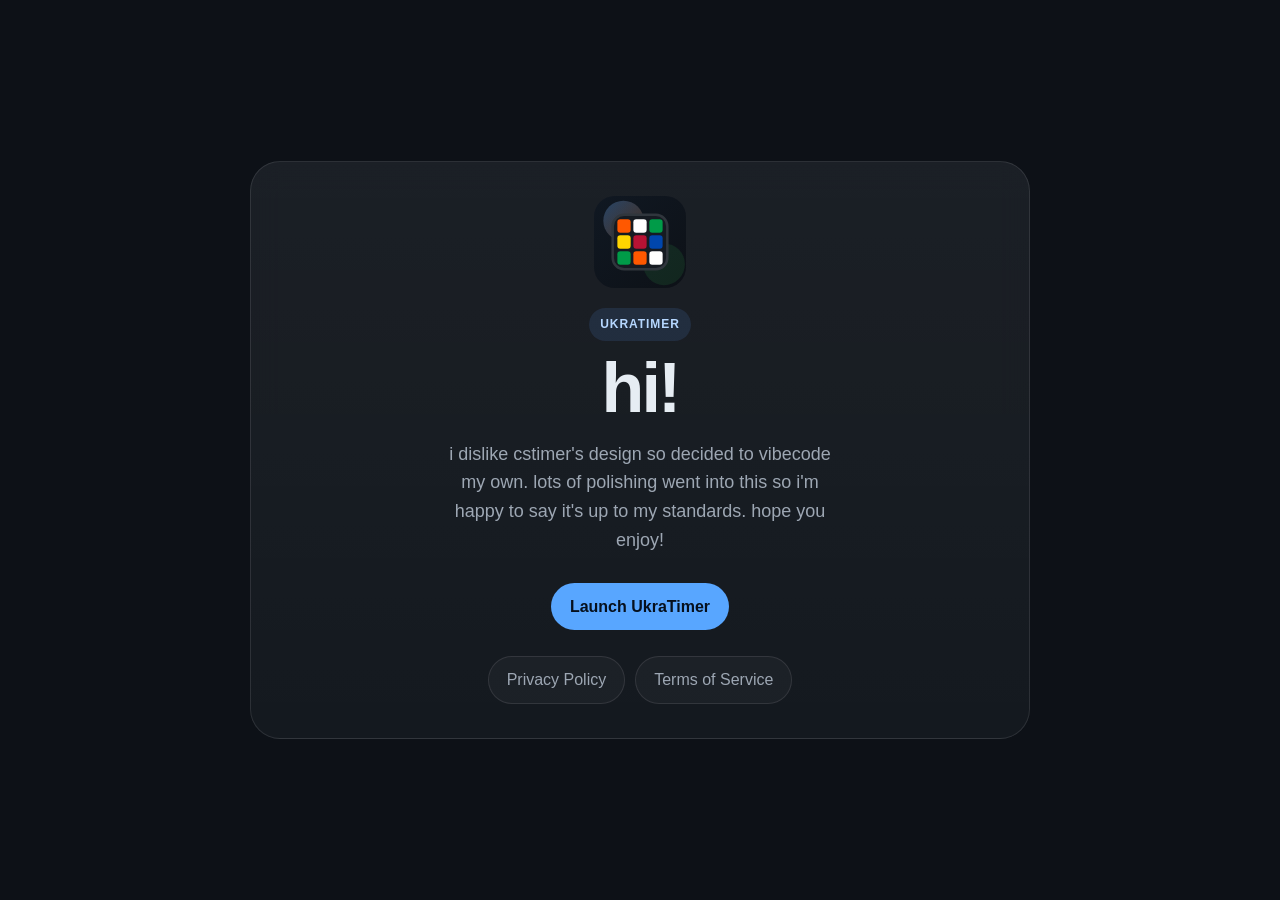
<file: home/index.html>
<!DOCTYPE html>
<html lang="en">

<head>
  <meta charset="UTF-8">
  <meta name="viewport" content="width=device-width, initial-scale=1.0">
  <meta name="description" content="UkraTimer is a modern, local-first speedcubing timer with optional Google Drive backup.">
  <meta name="theme-color" content="#0d1117">
  <meta name="google-site-verification" content="tYB2hKUPlbn806JEjrhx8fJnNwEJtE1Kv-HRcfcCDDI">
  <title>UkraTimer Home</title>
  <link rel="icon" href="/resources/pwa-icon.svg" type="image/svg+xml">
  <style>
    :root {
      --bg: #0d1117;
      --surface: rgba(22, 27, 34, 0.88);
      --surface-border: rgba(255, 255, 255, 0.1);
      --text: #e6edf3;
      --text-secondary: #9da7b3;
      --accent: #58a6ff;
      --accent-hover: #79c0ff;
      --accent-soft: rgba(88, 166, 255, 0.18);
      --accent-warm: rgba(240, 136, 62, 0.12);
      --max-width: 780px;
    }

    * {
      box-sizing: border-box;
    }

    html,
    body {
      margin: 0;
      min-height: 100%;
      height: 100%;
      background: var(--bg);
      color: var(--text);
      font: 16px/1.6 Inter, -apple-system, BlinkMacSystemFont, "Segoe UI", sans-serif;
      overscroll-behavior-y: none;
      overflow-x: hidden;
    }

    body::before {
      content: "";
      position: fixed;
      inset: 0;
      background:
        radial-gradient(circle at top left, var(--accent-soft), transparent 34%),
        radial-gradient(circle at top right, var(--accent-warm), transparent 24%),
        linear-gradient(180deg, #11161d 0%, var(--bg) 100%);
      pointer-events: none;
      z-index: -1;
    }

    a {
      color: inherit;
      text-decoration: none;
    }

    .page {
      width: min(calc(100% - 32px), var(--max-width));
      margin: 0 auto;
      min-height: 100dvh;
      display: flex;
      align-items: center;
      justify-content: center;
      padding: 28px 0;
      overflow-x: clip;
    }

    .card {
      width: 100%;
      padding: 34px;
      border-radius: 30px;
      border: 1px solid var(--surface-border);
      background:
        linear-gradient(180deg, rgba(255, 255, 255, 0.03), rgba(255, 255, 255, 0)),
        var(--surface);
      backdrop-filter: blur(16px);
      text-align: center;
    }

    .app-icon {
      width: 92px;
      height: 92px;
      display: block;
      margin: 0 auto 20px;
    }

    .eyebrow {
      display: inline-flex;
      margin-bottom: 14px;
      padding: 7px 11px;
      border-radius: 999px;
      background: rgba(88, 166, 255, 0.12);
      color: #b6d7ff;
      font-size: 12px;
      font-weight: 700;
      letter-spacing: 0.08em;
      text-transform: uppercase;
    }

    h1,
    p {
      margin: 0;
    }

    h1 {
      font-size: clamp(42px, 7vw, 70px);
      line-height: 0.95;
      letter-spacing: -0.04em;
      margin-bottom: 18px;
    }

    .lead {
      max-width: 40ch;
      margin: 0 auto;
      color: var(--text-secondary);
      font-size: 18px;
    }

    .actions {
      display: flex;
      flex-wrap: wrap;
      justify-content: center;
      gap: 12px;
      margin-top: 28px;
    }

    .button-link,
    .nav-link {
      display: inline-flex;
      align-items: center;
      justify-content: center;
      min-height: 42px;
      padding: 10px 18px;
      border-radius: 999px;
      border: 1px solid var(--surface-border);
      transition: transform 120ms ease, background 120ms ease, border-color 120ms ease, color 120ms ease;
    }

    .button-link {
      background: var(--accent);
      border-color: transparent;
      color: #06101d;
      font-weight: 700;
    }

    .button-link:hover {
      transform: translateY(-1px);
      background: var(--accent-hover);
    }

    .nav-link {
      background: rgba(255, 255, 255, 0.03);
      color: var(--text-secondary);
    }

    .nav-link:hover {
      transform: translateY(-1px);
      background: rgba(255, 255, 255, 0.06);
      border-color: rgba(255, 255, 255, 0.18);
      color: var(--text);
    }

    .footer {
      display: flex;
      flex-wrap: wrap;
      justify-content: center;
      gap: 10px;
      margin-top: 26px;
    }

    @media (max-width: 640px) {
      .page {
        width: min(calc(100% - 20px), var(--max-width));
      }

      .card {
        padding: 24px 20px;
        border-radius: 24px;
      }

      .app-icon {
        width: 78px;
        height: 78px;
        margin-bottom: 16px;
      }
    }
  </style>
</head>

<body>
  <div class="page">
    <main class="card">
      <img class="app-icon" src="/resources/pwa-icon.svg" alt="UkraTimer icon">
      <span class="eyebrow">UkraTimer</span>
      <h1>hi!</h1>
      <p class="lead">
        i dislike cstimer's design so decided to vibecode my own. lots of polishing went into this so i'm happy to say
        it's up to my standards. hope you enjoy!
      </p>

      <div class="actions">
        <a class="button-link" href="/">Launch UkraTimer</a>
      </div>

      <div class="footer">
        <a class="nav-link" href="/privacy.html">Privacy Policy</a>
        <a class="nav-link" href="/terms.html">Terms of Service</a>
      </div>
    </main>
  </div>
</body>

</html>
</file>
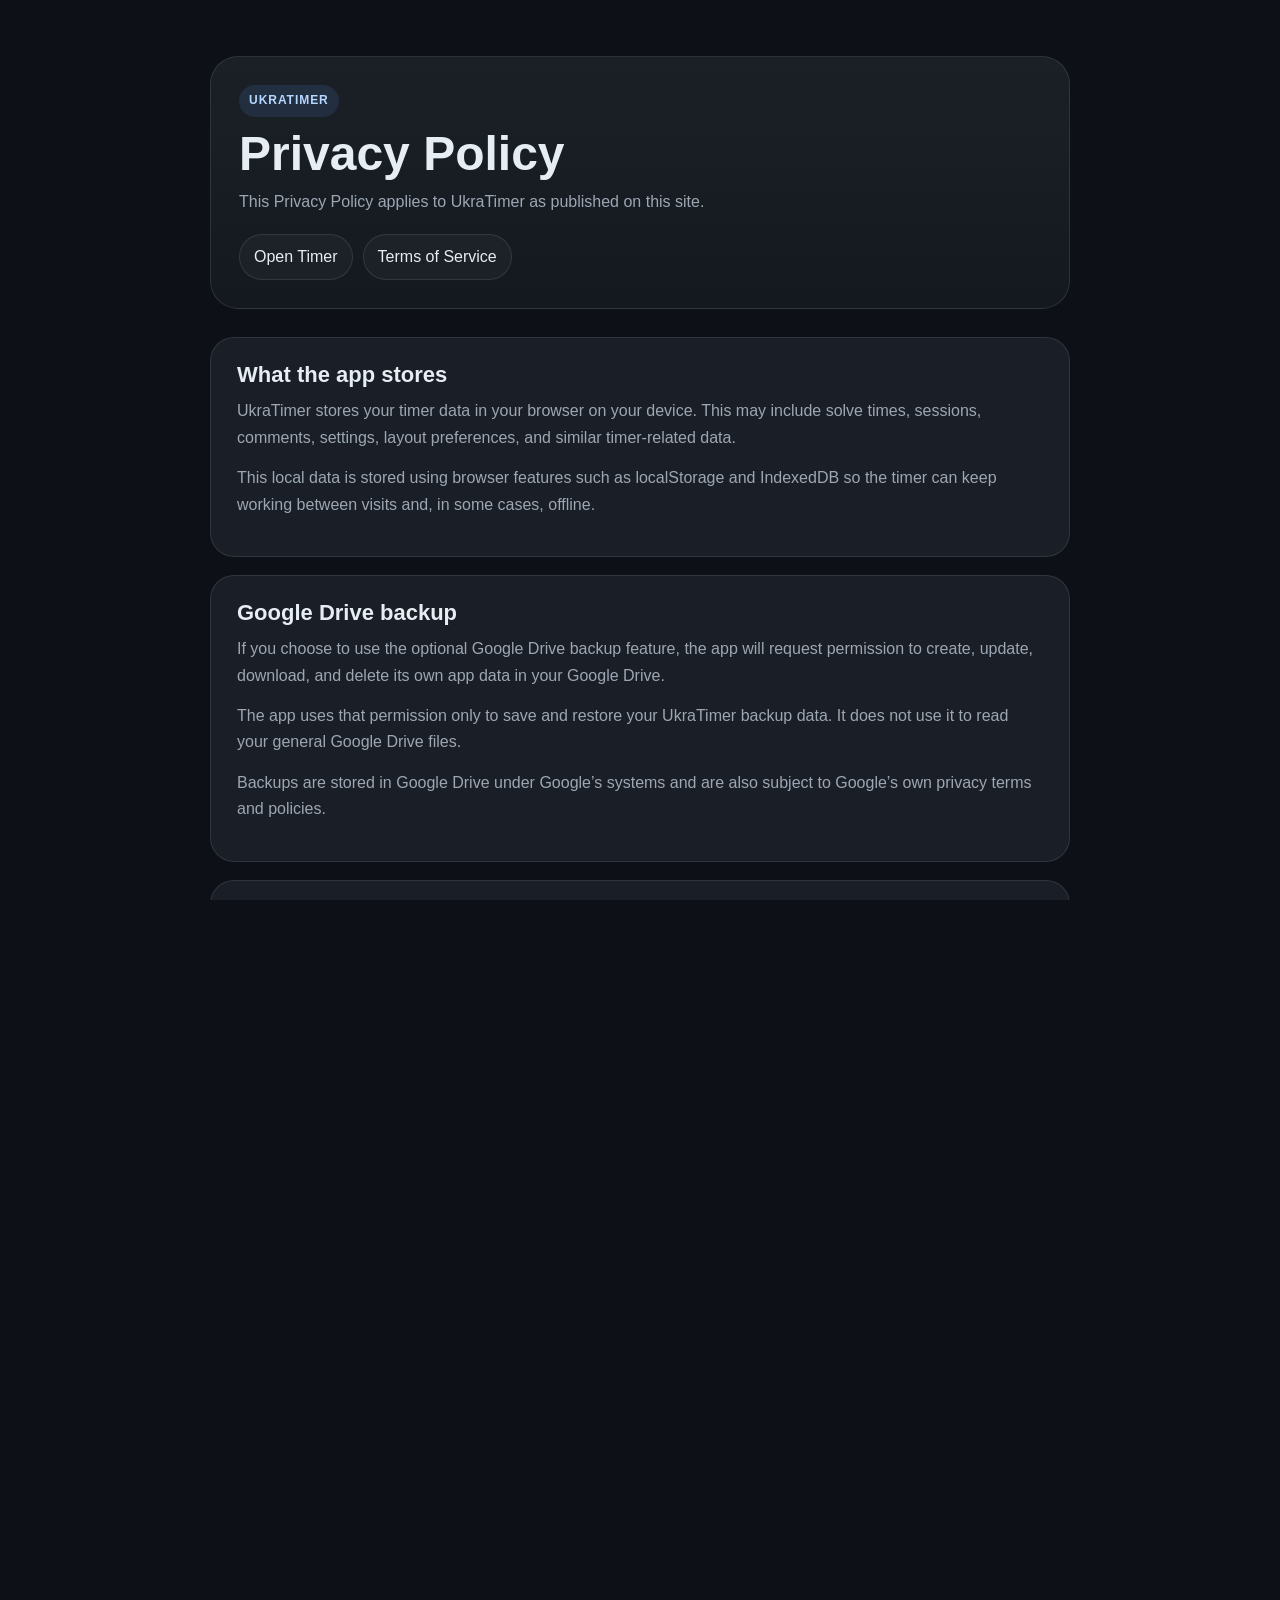
<file: privacy.html>
<!DOCTYPE html>
<html lang="en">

<head>
  <meta charset="UTF-8">
  <meta name="viewport" content="width=device-width, initial-scale=1.0">
  <meta name="description" content="Privacy Policy for UkraTimer.">
  <meta name="theme-color" content="#0d1117">
  <title>Privacy Policy | UkraTimer</title>
  <link rel="icon" href="/resources/pwa-icon.svg" type="image/svg+xml">
  <style>
    :root {
      --bg: #0d1117;
      --bg-elevated: rgba(22, 27, 34, 0.9);
      --card: rgba(28, 33, 40, 0.9);
      --card-border: rgba(255, 255, 255, 0.1);
      --text: #e6edf3;
      --text-secondary: #9da7b3;
      --accent: #58a6ff;
      --accent-soft: rgba(88, 166, 255, 0.18);
      --accent-warm: rgba(240, 136, 62, 0.14);
      --max-width: 860px;
    }

    * {
      box-sizing: border-box;
    }

    html,
    body {
      margin: 0;
      min-height: 100%;
      height: 100%;
      background: var(--bg);
      color: var(--text);
      font: 16px/1.65 Inter, -apple-system, BlinkMacSystemFont, "Segoe UI", sans-serif;
      overscroll-behavior-y: none;
      overflow-x: hidden;
    }

    body::before {
      content: "";
      position: fixed;
      inset: 0;
      background:
        radial-gradient(circle at top left, var(--accent-soft), transparent 34%),
        radial-gradient(circle at top right, var(--accent-warm), transparent 28%),
        linear-gradient(180deg, #11161d 0%, var(--bg) 100%);
      pointer-events: none;
      z-index: -1;
    }

    a {
      color: var(--accent);
      text-decoration: none;
    }

    a:hover {
      text-decoration: underline;
    }

    .page {
      width: min(calc(100% - 32px), var(--max-width));
      margin: 0 auto;
      padding: 56px 0 72px;
      overflow-x: clip;
    }

    .hero {
      margin-bottom: 28px;
      padding: 28px;
      border: 1px solid var(--card-border);
      border-radius: 28px;
      background:
        linear-gradient(180deg, rgba(255, 255, 255, 0.03), rgba(255, 255, 255, 0)),
        var(--bg-elevated);
      backdrop-filter: blur(16px);
    }

    .eyebrow {
      display: inline-block;
      margin-bottom: 12px;
      padding: 6px 10px;
      border-radius: 999px;
      background: rgba(88, 166, 255, 0.12);
      color: #b6d7ff;
      font-size: 12px;
      font-weight: 700;
      letter-spacing: 0.08em;
      text-transform: uppercase;
    }

    h1 {
      margin: 0 0 10px;
      font-size: clamp(32px, 5vw, 48px);
      line-height: 1.05;
    }

    .hero p,
    .hero li,
    main p,
    main li {
      color: var(--text-secondary);
    }

    .hero p {
      margin: 0;
      max-width: 62ch;
    }

    .card {
      margin-top: 18px;
      padding: 24px 26px;
      border-radius: 24px;
      border: 1px solid var(--card-border);
      background: var(--card);
      backdrop-filter: blur(14px);
    }

    h2 {
      margin: 0 0 10px;
      font-size: 22px;
      line-height: 1.2;
    }

    p {
      margin: 0 0 14px;
    }

    ul {
      margin: 0;
      padding-left: 20px;
    }

    li + li {
      margin-top: 8px;
    }

    .meta {
      margin-top: 24px;
      font-size: 14px;
      color: var(--text-secondary);
    }

    .links {
      display: flex;
      flex-wrap: wrap;
      gap: 10px;
      margin-top: 18px;
    }

    .pill-link {
      display: inline-flex;
      align-items: center;
      justify-content: center;
      padding: 9px 14px;
      border-radius: 999px;
      border: 1px solid var(--card-border);
      background: rgba(255, 255, 255, 0.03);
      color: var(--text);
      transition: background 120ms ease, border-color 120ms ease, transform 120ms ease;
    }

    .pill-link:hover {
      background: rgba(255, 255, 255, 0.06);
      border-color: rgba(255, 255, 255, 0.18);
      text-decoration: none;
      transform: translateY(-1px);
    }

    @media (max-width: 640px) {
      .page {
        width: min(calc(100% - 20px), var(--max-width));
        padding: 24px 0 40px;
      }

      .hero,
      .card {
        padding: 20px;
        border-radius: 22px;
      }
    }
  </style>
</head>

<body>
  <div class="page">
    <section class="hero">
      <span class="eyebrow">UkraTimer</span>
      <h1>Privacy Policy</h1>
      <p>
        This Privacy Policy applies to UkraTimer as published on this site.
      </p>
      <div class="links">
        <a class="pill-link" href="/">Open Timer</a>
        <a class="pill-link" href="/terms.html">Terms of Service</a>
      </div>
    </section>

    <main>
      <section class="card">
        <h2>What the app stores</h2>
        <p>
          UkraTimer stores your timer data in your browser on your device. This may include solve times, sessions,
          comments, settings, layout preferences, and similar timer-related data.
        </p>
        <p>
          This local data is stored using browser features such as localStorage and IndexedDB so the timer can keep
          working between visits and, in some cases, offline.
        </p>
      </section>

      <section class="card">
        <h2>Google Drive backup</h2>
        <p>
          If you choose to use the optional Google Drive backup feature, the app will request permission to create,
          update, download, and delete its own app data in your Google Drive.
        </p>
        <p>
          The app uses that permission only to save and restore your UkraTimer backup data. It does not use it to read
          your general Google Drive files.
        </p>
        <p>
          Backups are stored in Google Drive under Google’s systems and are also subject to Google’s own privacy terms
          and policies.
        </p>
      </section>

      <section class="card">
        <h2>Analytics</h2>
        <p>
          This site may use Cloudflare Web Analytics to understand aggregate usage, performance, and reliability. That
          analytics service is configured on the site itself and is intended to provide high-level traffic information
          rather than personal timer data.
        </p>
      </section>

      <section class="card">
        <h2>Data sharing</h2>
        <p>
          UkraTimer does not sell your personal information. Timer data is primarily stored locally in your own
          browser, and optional cloud backups are stored in your Google account only when you choose to enable them.
        </p>
      </section>

      <section class="card">
        <h2>Your choices</h2>
        <ul>
          <li>You can clear local timer data from your browser by using your browser’s site data controls.</li>
          <li>You can stop using Google Drive backup at any time by disconnecting the app from Google in the timer UI or in your Google account permissions.</li>
          <li>You can delete cloud backup data through the app’s Google backup actions or through your Google account, where available.</li>
        </ul>
      </section>

      <section class="card">
        <h2>Changes to this policy</h2>
        <p>
          This policy may be updated from time to time as the app changes. Updates will be posted on this page.
        </p>
        <p class="meta">Last updated: April 2, 2026</p>
      </section>
    </main>
  </div>
</body>

</html>
</file>
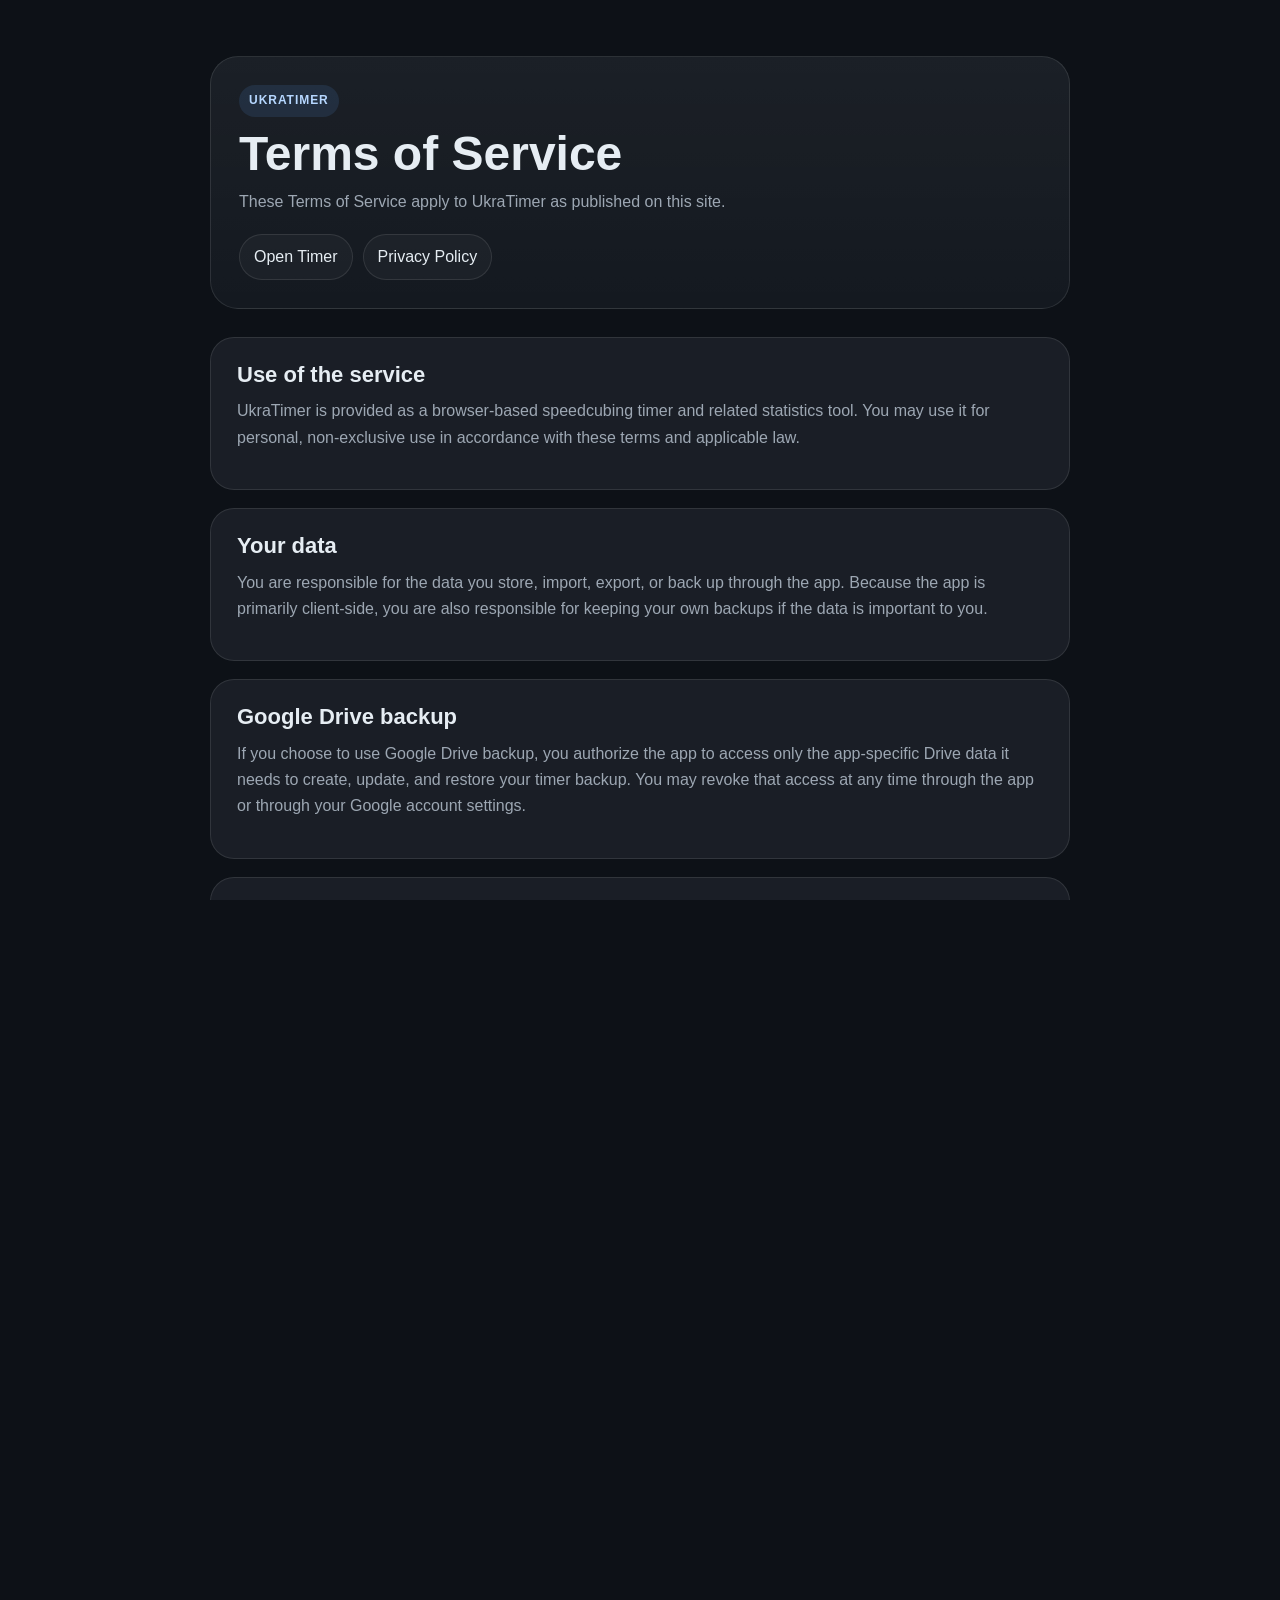
<file: terms.html>
<!DOCTYPE html>
<html lang="en">

<head>
  <meta charset="UTF-8">
  <meta name="viewport" content="width=device-width, initial-scale=1.0">
  <meta name="description" content="Terms of Service for UkraTimer.">
  <meta name="theme-color" content="#0d1117">
  <title>Terms of Service | UkraTimer</title>
  <link rel="icon" href="/resources/pwa-icon.svg" type="image/svg+xml">
  <style>
    :root {
      --bg: #0d1117;
      --bg-elevated: rgba(22, 27, 34, 0.9);
      --card: rgba(28, 33, 40, 0.9);
      --card-border: rgba(255, 255, 255, 0.1);
      --text: #e6edf3;
      --text-secondary: #9da7b3;
      --accent: #58a6ff;
      --accent-soft: rgba(88, 166, 255, 0.18);
      --accent-warm: rgba(240, 136, 62, 0.14);
      --max-width: 860px;
    }

    * {
      box-sizing: border-box;
    }

    html,
    body {
      margin: 0;
      min-height: 100%;
      height: 100%;
      background: var(--bg);
      color: var(--text);
      font: 16px/1.65 Inter, -apple-system, BlinkMacSystemFont, "Segoe UI", sans-serif;
      overscroll-behavior-y: none;
      overflow-x: hidden;
    }

    body::before {
      content: "";
      position: fixed;
      inset: 0;
      background:
        radial-gradient(circle at top left, var(--accent-soft), transparent 34%),
        radial-gradient(circle at top right, var(--accent-warm), transparent 28%),
        linear-gradient(180deg, #11161d 0%, var(--bg) 100%);
      pointer-events: none;
      z-index: -1;
    }

    a {
      color: var(--accent);
      text-decoration: none;
    }

    a:hover {
      text-decoration: underline;
    }

    .page {
      width: min(calc(100% - 32px), var(--max-width));
      margin: 0 auto;
      padding: 56px 0 72px;
      overflow-x: clip;
    }

    .hero {
      margin-bottom: 28px;
      padding: 28px;
      border: 1px solid var(--card-border);
      border-radius: 28px;
      background:
        linear-gradient(180deg, rgba(255, 255, 255, 0.03), rgba(255, 255, 255, 0)),
        var(--bg-elevated);
      backdrop-filter: blur(16px);
    }

    .eyebrow {
      display: inline-block;
      margin-bottom: 12px;
      padding: 6px 10px;
      border-radius: 999px;
      background: rgba(88, 166, 255, 0.12);
      color: #b6d7ff;
      font-size: 12px;
      font-weight: 700;
      letter-spacing: 0.08em;
      text-transform: uppercase;
    }

    h1 {
      margin: 0 0 10px;
      font-size: clamp(32px, 5vw, 48px);
      line-height: 1.05;
    }

    .hero p,
    .hero li,
    main p,
    main li {
      color: var(--text-secondary);
    }

    .hero p {
      margin: 0;
      max-width: 62ch;
    }

    .card {
      margin-top: 18px;
      padding: 24px 26px;
      border-radius: 24px;
      border: 1px solid var(--card-border);
      background: var(--card);
      backdrop-filter: blur(14px);
    }

    h2 {
      margin: 0 0 10px;
      font-size: 22px;
      line-height: 1.2;
    }

    p {
      margin: 0 0 14px;
    }

    ul {
      margin: 0;
      padding-left: 20px;
    }

    li + li {
      margin-top: 8px;
    }

    .meta {
      margin-top: 24px;
      font-size: 14px;
      color: var(--text-secondary);
    }

    .links {
      display: flex;
      flex-wrap: wrap;
      gap: 10px;
      margin-top: 18px;
    }

    .pill-link {
      display: inline-flex;
      align-items: center;
      justify-content: center;
      padding: 9px 14px;
      border-radius: 999px;
      border: 1px solid var(--card-border);
      background: rgba(255, 255, 255, 0.03);
      color: var(--text);
      transition: background 120ms ease, border-color 120ms ease, transform 120ms ease;
    }

    .pill-link:hover {
      background: rgba(255, 255, 255, 0.06);
      border-color: rgba(255, 255, 255, 0.18);
      text-decoration: none;
      transform: translateY(-1px);
    }

    @media (max-width: 640px) {
      .page {
        width: min(calc(100% - 20px), var(--max-width));
        padding: 24px 0 40px;
      }

      .hero,
      .card {
        padding: 20px;
        border-radius: 22px;
      }
    }
  </style>
</head>

<body>
  <div class="page">
    <section class="hero">
      <span class="eyebrow">UkraTimer</span>
      <h1>Terms of Service</h1>
      <p>
        These Terms of Service apply to UkraTimer as published on this site.
      </p>
      <div class="links">
        <a class="pill-link" href="/">Open Timer</a>
        <a class="pill-link" href="/privacy.html">Privacy Policy</a>
      </div>
    </section>

    <main>
      <section class="card">
        <h2>Use of the service</h2>
        <p>
          UkraTimer is provided as a browser-based speedcubing timer and related statistics tool. You may use it for
          personal, non-exclusive use in accordance with these terms and applicable law.
        </p>
      </section>

      <section class="card">
        <h2>Your data</h2>
        <p>
          You are responsible for the data you store, import, export, or back up through the app. Because the app is
          primarily client-side, you are also responsible for keeping your own backups if the data is important to you.
        </p>
      </section>

      <section class="card">
        <h2>Google Drive backup</h2>
        <p>
          If you choose to use Google Drive backup, you authorize the app to access only the app-specific Drive data it
          needs to create, update, and restore your timer backup. You may revoke that access at any time through the
          app or through your Google account settings.
        </p>
      </section>

      <section class="card">
        <h2>Acceptable use</h2>
        <ul>
          <li>Do not use the service in a way that breaks, overloads, or interferes with the site.</li>
          <li>Do not attempt to misuse the Google integration or access data that does not belong to you.</li>
          <li>Do not use the service for unlawful activity.</li>
        </ul>
      </section>

      <section class="card">
        <h2>No warranty</h2>
        <p>
          UkraTimer is provided on an “as is” and “as available” basis without warranties of any kind, to the fullest
          extent permitted by applicable law.
        </p>
      </section>

      <section class="card">
        <h2>Limitation of liability</h2>
        <p>
          To the fullest extent permitted by law, the operator of UkraTimer will not be liable for any indirect,
          incidental, special, consequential, or data-loss-related damages arising from your use of the service.
        </p>
      </section>

      <section class="card">
        <h2>Changes</h2>
        <p>
          These terms may be updated from time to time. Continued use of the service after changes are posted means you
          accept the updated terms.
        </p>
        <p class="meta">Last updated: April 2, 2026</p>
      </section>
    </main>
  </div>
</body>

</html>
</file>
